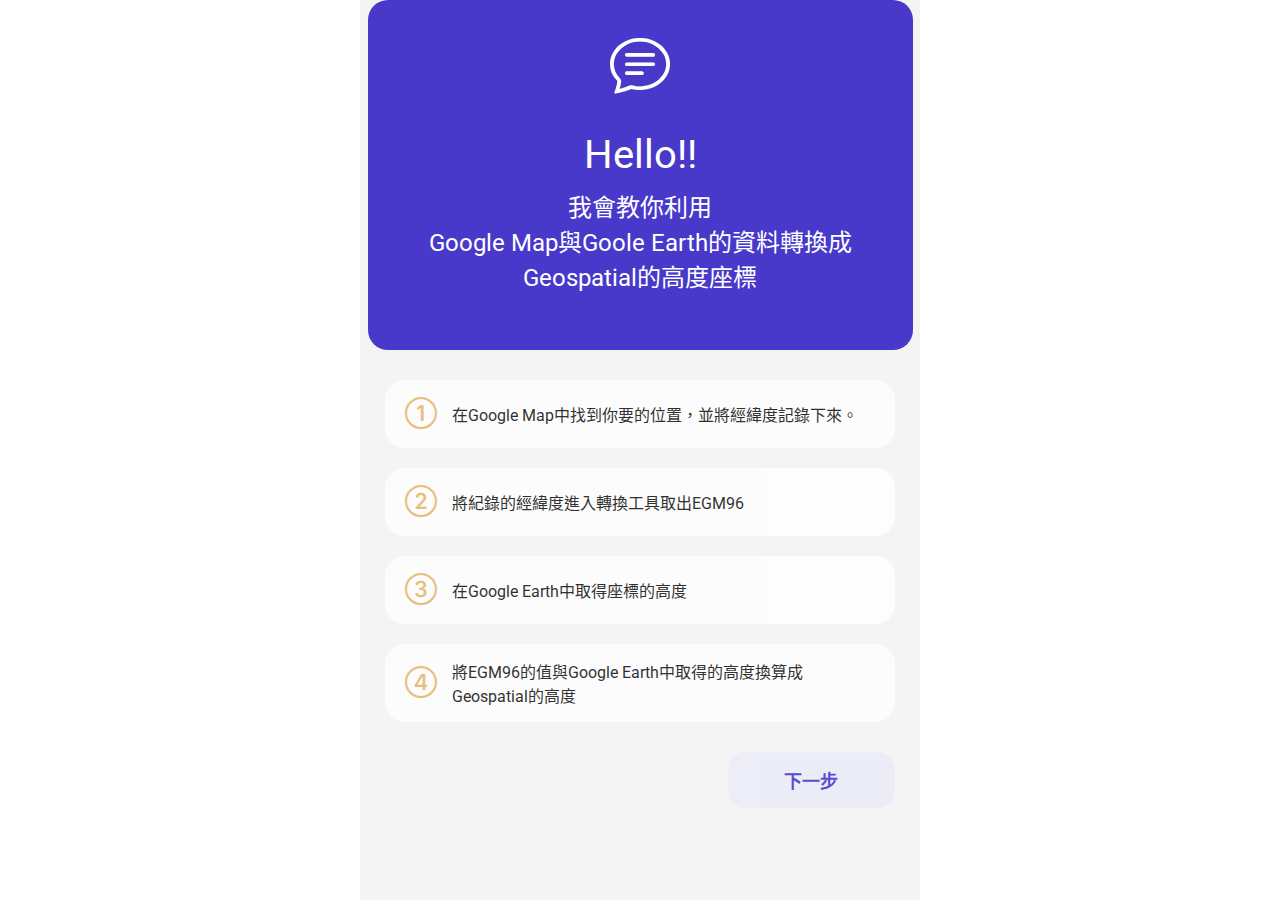
<file: index.html>
<!DOCTYPE html>
<html lang="zh-tw">

<head>
    <meta charset="UTF-8">
    <meta http-equiv="X-UA-Compatible" content="IE=edge">
    <meta name="viewport" content="width=device-width, initial-scale=1.0">
    <title>Geospatial Calculator</title>
    <link rel="stylesheet" href="https://cdn.jsdelivr.net/npm/bootstrap-icons@1.10.3/font/bootstrap-icons.css">
    <link rel="preconnect" href="https://fonts.googleapis.com">
    <link rel="preconnect" href="https://fonts.gstatic.com" crossorigin>
    <link href="https://fonts.googleapis.com/css2?family=Noto+Sans+TC:wght@300&family=Roboto:wght@400&display=swap"
        rel="stylesheet">

    <link rel="stylesheet" href="css/utility.css">
</head>

<body>
    <div class="outter">
        <div class="container flex-col-center">
            <div class="page-title flex-col-center">
                <i class="bi bi-chat-text"></i>
                <span>Hello!!</span><span>我會教你利用<br />Google Map與Goole Earth的資料轉換成Geospatial的高度座標</span>
            </div>
            <div class="content">
                <a href="/Step1.html" class="font-block">
                    <i class="bi bi-1-circle"></i>
                    <span>在Google Map中找到你要的位置，並將經緯度記錄下來。</span>
                </a>
                <a href="/Step2.html" class="font-block">
                    <i class="bi bi-2-circle"></i>
                    <span>將紀錄的經緯度進入轉換工具取出EGM96</span>
                </a>
                <a href="/Step3.html" class="font-block">
                    <i class="bi bi-3-circle"></i>
                    <span>在Google Earth中取得座標的高度</span>
                </a>
                <a href="/Step4.html" class="font-block">
                    <i class="bi bi-4-circle"></i>
                    <span>將EGM96的值與Google Earth中取得的高度換算成Geospatial的高度</span>
                </a>
            </div>
            <div class="btn-group">
                <div></div>
                <a href="Step1.html" class="btn">下一步</a>
            </div>
        </div>
    </div>
</body>

</html>
</file>
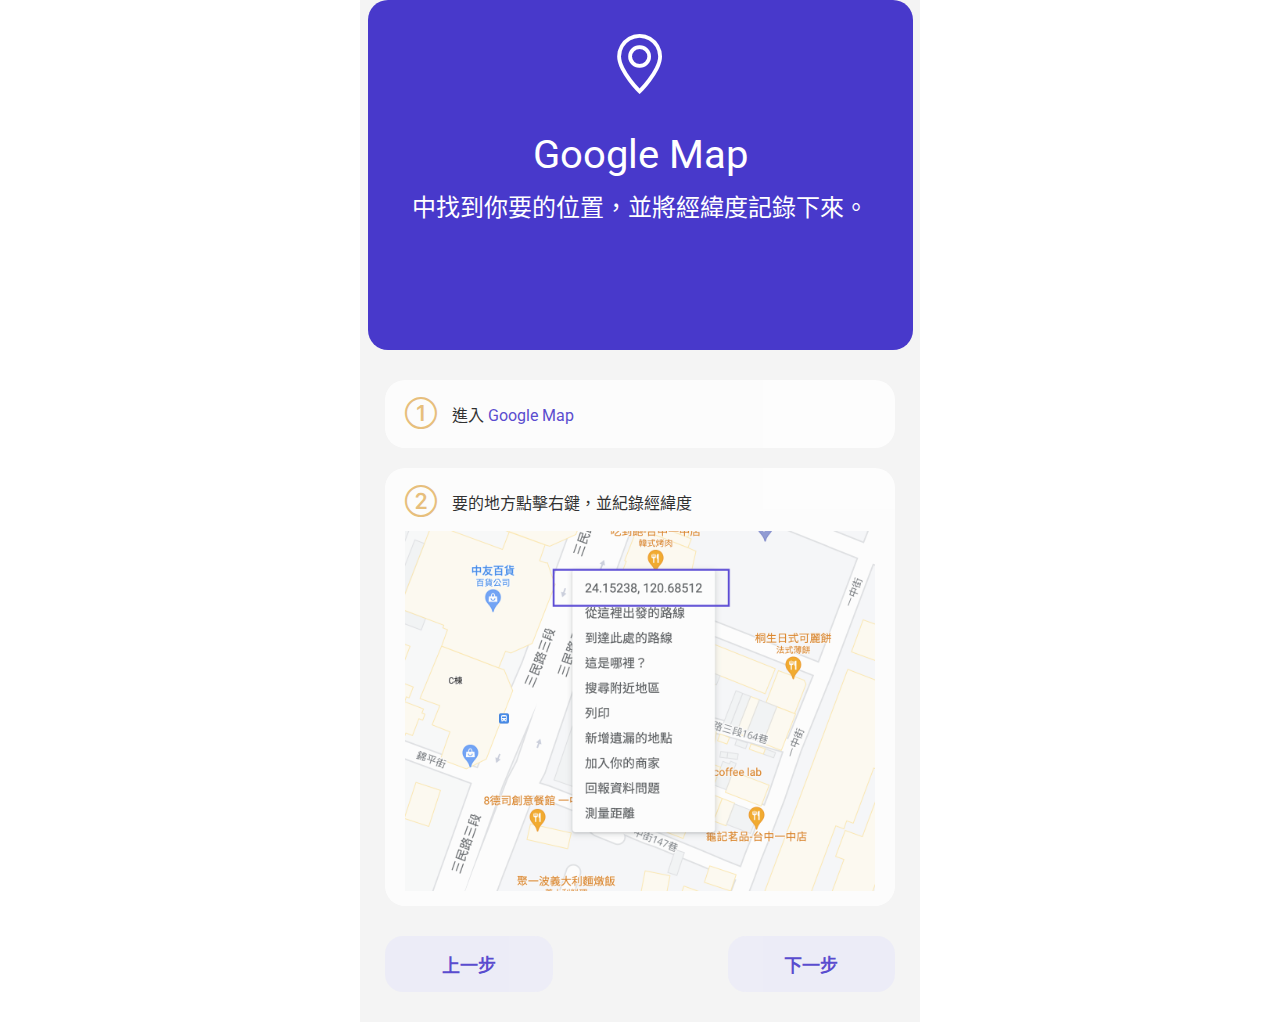
<file: Step1.html>
<!DOCTYPE html>
<html lang="zh-tw">

<head>
    <meta charset="UTF-8">
    <meta http-equiv="X-UA-Compatible" content="IE=edge">
    <meta name="viewport" content="width=device-width, initial-scale=1.0">
    <title>Geospatial Calculator</title>
    <link rel="stylesheet" href="https://cdn.jsdelivr.net/npm/bootstrap-icons@1.10.3/font/bootstrap-icons.css">
    <link rel="preconnect" href="https://fonts.googleapis.com">
    <link rel="preconnect" href="https://fonts.gstatic.com" crossorigin>
    <link href="https://fonts.googleapis.com/css2?family=Noto+Sans+TC:wght@300&family=Roboto:wght@400&display=swap"
        rel="stylesheet">

    <link rel="stylesheet" href="css/utility.css">
</head>

<body>
    <div class="outter">
        <div class="container flex-col-center">
            <div class="page-title flex-col-center">
                <i class="bi bi-geo-alt"></i>
                <span>Google Map</span><span>中找到你要的位置，並將經緯度記錄下來。</span>
            </div>
            <div class="content">
                <div class="font-block">
                    <i class="bi bi-1-circle"></i>
                    <span>進入 <a class="link" href="https://www.google.com/maps/" target="_blank">Google Map</a> </span>
                </div>
                <div class="font-block flex-wrap">
                    <i class="bi bi-2-circle"></i>
                    <span>要的地方點擊右鍵，並紀錄經緯度</span>
                    <div class="break-wrap"></div>
                    <img src="img/1.png" alt="">
                </div>
            </div>
            <div class="btn-group">
                <a href="index.html" class="btn">上一步</a>
                <a href="Step2.html" class="btn">下一步</a>
            </div>
        </div>
    </div>
</body>

</html>
</file>
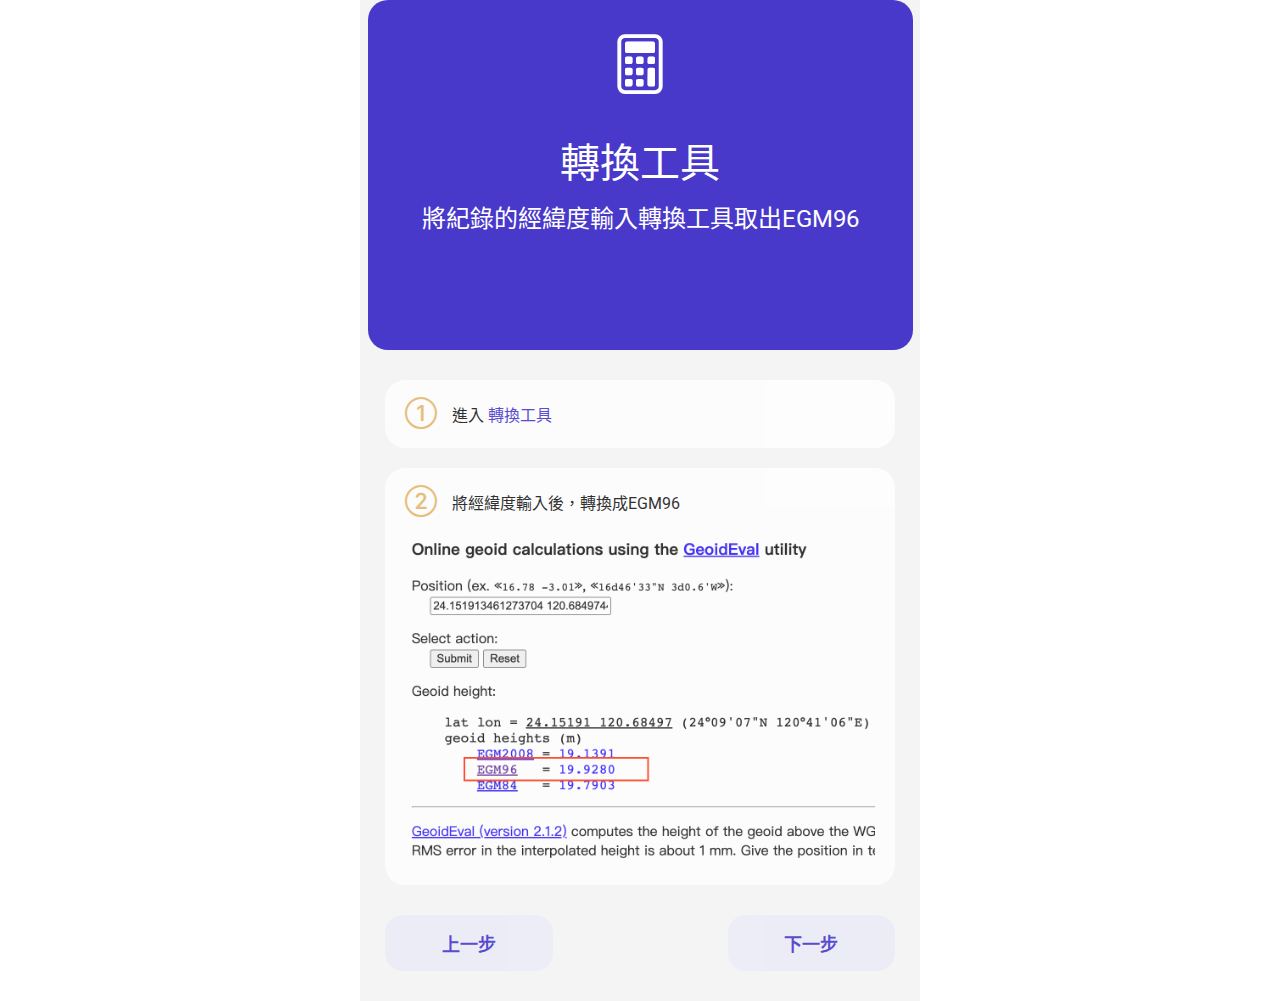
<file: Step2.html>
<!DOCTYPE html>
<html lang="zh-tw">

<head>
    <meta charset="UTF-8">
    <meta http-equiv="X-UA-Compatible" content="IE=edge">
    <meta name="viewport" content="width=device-width, initial-scale=1.0">
    <title>Geospatial Calculator</title>
    <link rel="stylesheet" href="https://cdn.jsdelivr.net/npm/bootstrap-icons@1.10.3/font/bootstrap-icons.css">
    <link rel="preconnect" href="https://fonts.googleapis.com">
    <link rel="preconnect" href="https://fonts.gstatic.com" crossorigin>
    <link href="https://fonts.googleapis.com/css2?family=Noto+Sans+TC:wght@300&family=Roboto:wght@400&display=swap"
        rel="stylesheet">

    <link rel="stylesheet" href="css/utility.css">
</head>

<body>
    <div class="outter">
        <div class="container flex-col-center">
            <div class="page-title flex-col-center">
                <i class="bi bi-calculator"></i>
                <span>轉換工具</span><span>將紀錄的經緯度輸入轉換工具取出EGM96</span>
            </div>
            <div class="content">
                <div class="font-block">
                    <i class="bi bi-1-circle"></i>
                    <span>進入 <a class="link" href="https://geographiclib.sourceforge.io/cgi-bin/GeoidEval"
                            target="_blank">轉換工具</a></span>
                </div>
                <div class="font-block flex-wrap">
                    <i class="bi bi-2-circle"></i>
                    <span>將經緯度輸入後，轉換成EGM96</span>
                    <div class="break-wrap"></div>
                    <img src="img/2.png" alt="">
                </div>
            </div>
            <div class="btn-group">
                <a href="Step1.html" class="btn">上一步</a>
                <a href="Step3.html" class="btn">下一步</a>
            </div>
        </div>
    </div>
</body>

</html>
</file>
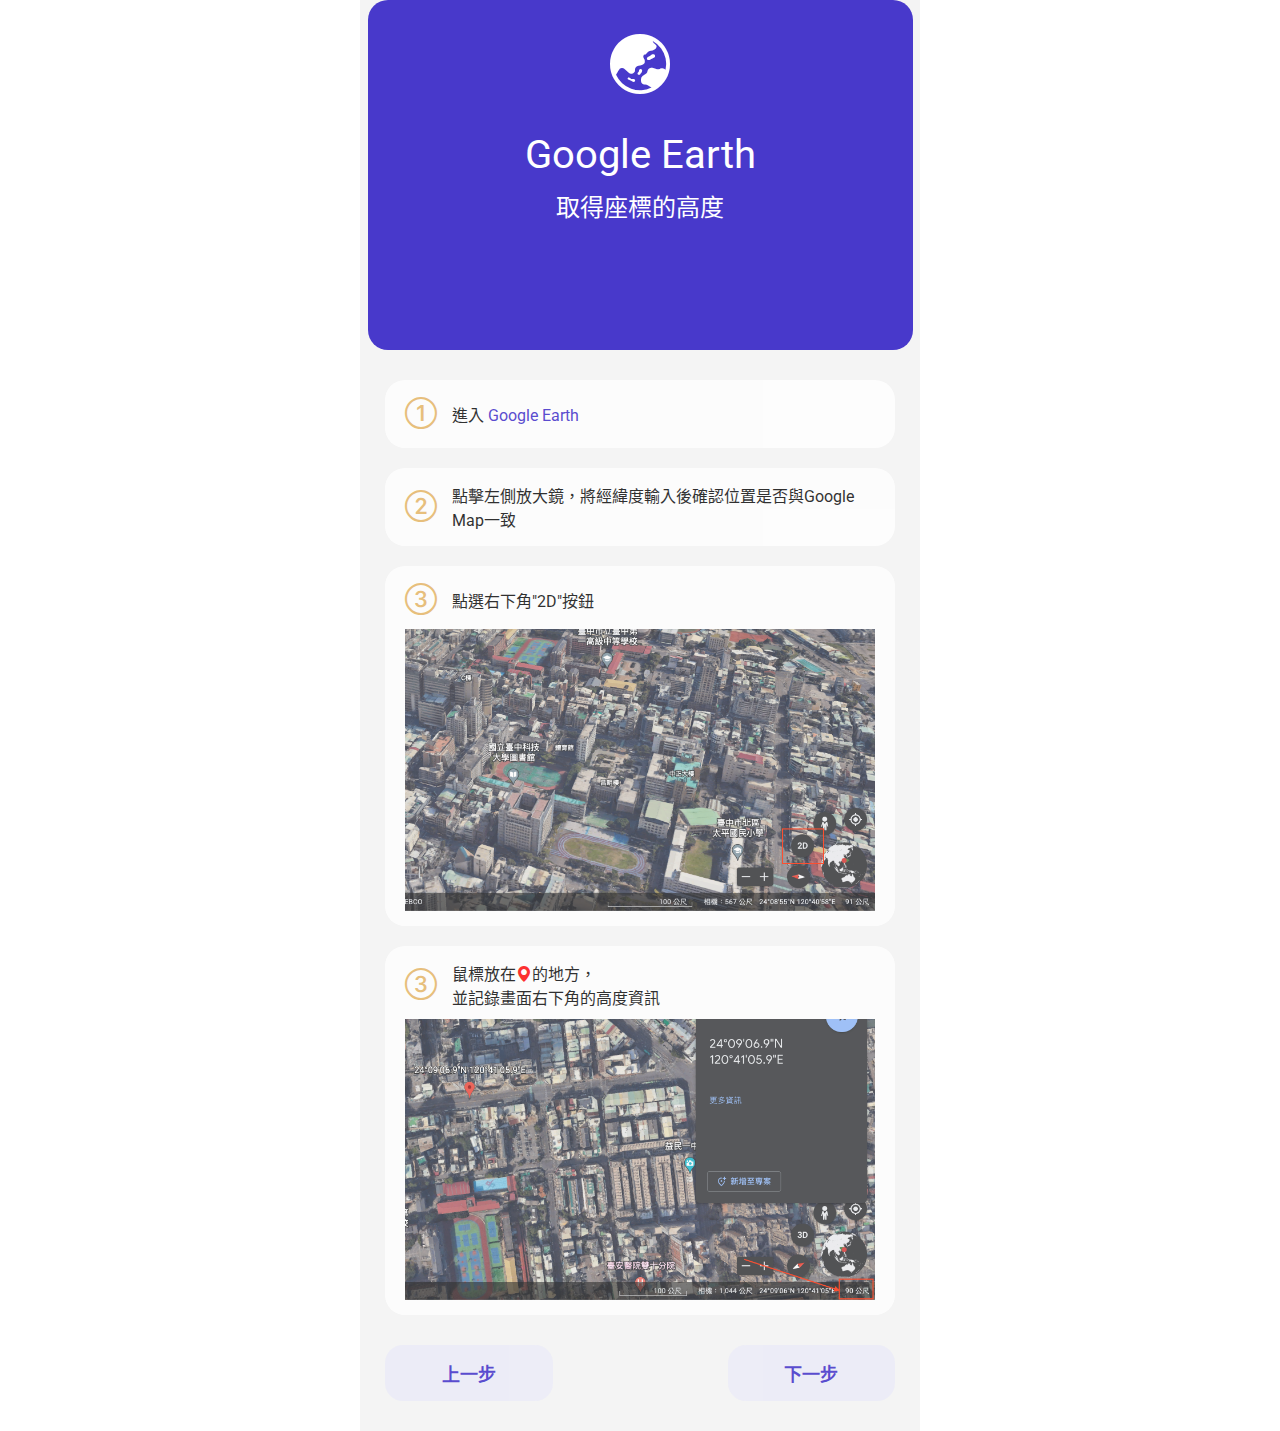
<file: Step3.html>
<!DOCTYPE html>
<html lang="zh-tw">

<head>
    <meta charset="UTF-8">
    <meta http-equiv="X-UA-Compatible" content="IE=edge">
    <meta name="viewport" content="width=device-width, initial-scale=1.0">
    <title>Geospatial Calculator</title>
    <link rel="stylesheet" href="https://cdn.jsdelivr.net/npm/bootstrap-icons@1.10.3/font/bootstrap-icons.css">
    <link rel="preconnect" href="https://fonts.googleapis.com">
    <link rel="preconnect" href="https://fonts.gstatic.com" crossorigin>
    <link href="https://fonts.googleapis.com/css2?family=Noto+Sans+TC:wght@300&family=Roboto:wght@400&display=swap"
        rel="stylesheet">

    <link rel="stylesheet" href="css/utility.css">
</head>

<body>
    <div class="outter">
        <div class="container flex-col-center">
            <div class="page-title flex-col-center">
                <i class="bi bi-globe-asia-australia"></i>
                <span>Google Earth</span><span>取得座標的高度</span>
            </div>
            <div class="content">
                <div class="font-block">
                    <i class="bi bi-1-circle"></i>
                    <span>進入 <a class="link"  href="https://earth.google.com/web/" target="_blank">Google Earth</a></span>
                </div>
                <div class="font-block">
                    <i class="bi bi-2-circle"></i>
                    <span>點擊左側放大鏡，將經緯度輸入後確認位置是否與Google Map一致</span>
                </div>
                <div class="font-block flex-wrap">
                    <i class="bi bi-3-circle"></i>
                    <span>點選右下角"2D"按鈕</span>
                    <div class="break-wrap"></div>
                    <img src="img/3.png" alt="">
                </div>
                <div class="font-block flex-wrap">
                    <i class="bi bi-3-circle"></i>
                    <span>鼠標放在<i class="bi bi-geo-alt-fill" style="font-size: 16px; color: red; margin: 0;"></i>的地方，<br/>並記錄畫面右下角的高度資訊</span>
                    <div class="break-wrap"></div>
                    <img src="img/4.png" alt="">
                </div>
            </div>
            <div class="btn-group">
                <a href="Step2.html" class="btn">上一步</a>
                <a href="Step4.html" class="btn">下一步</a>
            </div>
        </div>
    </div>
</body>

</html>
</file>
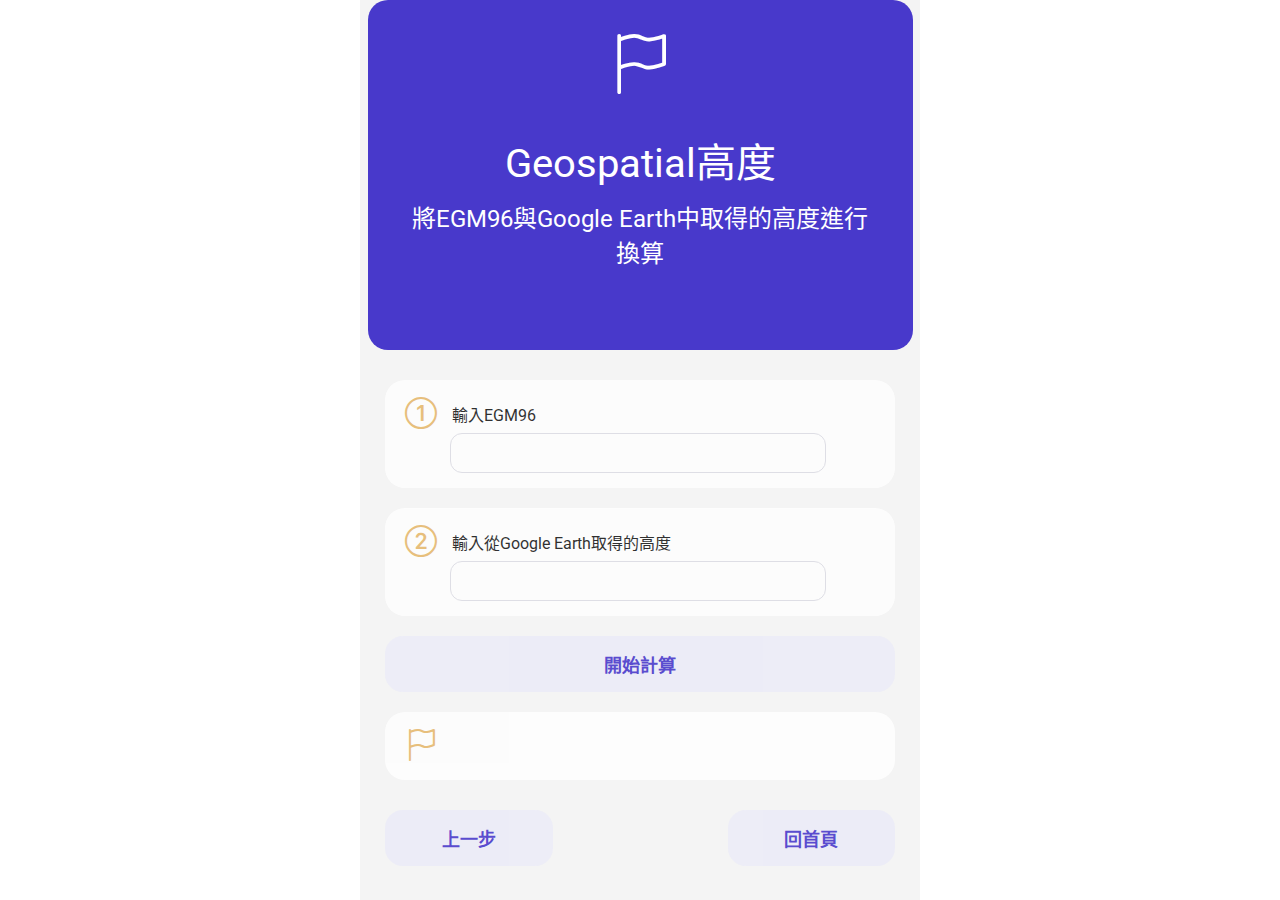
<file: Step4.html>
<!DOCTYPE html>
<html lang="zh-tw">

<head>
    <meta charset="UTF-8">
    <meta http-equiv="X-UA-Compatible" content="IE=edge">
    <meta name="viewport" content="width=device-width, initial-scale=1.0">
    <title>Geospatial Calculator</title>
    <link rel="stylesheet" href="https://cdn.jsdelivr.net/npm/bootstrap-icons@1.10.3/font/bootstrap-icons.css">
    <link rel="preconnect" href="https://fonts.googleapis.com">
    <link rel="preconnect" href="https://fonts.gstatic.com" crossorigin>
    <link href="https://fonts.googleapis.com/css2?family=Noto+Sans+TC:wght@300&family=Roboto:wght@400&display=swap"
        rel="stylesheet">

    <link rel="stylesheet" href="css/utility.css">
</head>

<body>
    <div class="outter">
        <div class="container flex-col-center">
            <div class="page-title flex-col-center">
                <i class="bi bi-flag"></i>
                <span>Geospatial高度</span><span>將EGM96與Google Earth中取得的高度進行換算</span>
            </div>
            <div class="content">
                <div class="font-block flex-wrap">
                    <i class="bi bi-1-circle"></i>
                    <span>輸入EGM96</span>
                    <input type="number">
                </div>
                <div class="font-block flex-wrap">
                    <i class="bi bi-2-circle"></i>
                    <span>輸入從Google Earth取得的高度</span>
                    <input type="number">
                </div>
                <a id="calc" href="#" class="btn" style="width: 100%; margin-bottom: 20px;">開始計算</a>
                <div class="font-block flex-wrap">
                    <i class="bi bi-flag"></i>
                    <span id="result"></span>
                </div>
            </div>
            <div class="btn-group">
                <a href="Step3.html" class="btn">上一步</a>
                <a href="index.html" class="btn">回首頁</a>
            </div>
        </div>
    </div>

    <script>
        const btn = document.querySelector("#calc")
        const result = document.querySelector("#result")
        const inputs = document.querySelectorAll("input[type=number]")


        btn.onclick = function () {
            let i = 15
            inputs.forEach(input => {
                if (input.value == "") {
                    alert("請確實輸入")
                } else {
                    i += Number(input.value)
                }
            });
            result.innerHTML = `${i}`
        }
    </script>
</body>

</html>
</file>
<file: css/utility.css>
*{
    box-sizing: border-box;
    font-family: 'Noto Sans TC', sans-serif;
    font-family: 'Roboto', sans-serif;
}

body{
    margin: 0;
}

a{
    text-decoration: none;
}

a.link{
    color: #3423C6;
}

a.link:visited{
    color: #3423C6;
}

a:visited{
    color: black;
}

.outter{
    width: 100%;
    max-width: 560px;
    height: 100vh;
    margin: auto;
}

.container{
    width: 100%;
    min-height: 100vh;
    padding:0 25px 30px 25px ;
    background-color: #f4f4f4;
}

.page-title{
    max-width: 560px;
    width: calc(100% + 35px);
    height: 350px;
    padding-top: 30px;
    margin: 0 -30px;
    background-color: #4839CB;
    border-radius: 20px;
}

.page-title i{
    color: white;
    font-size: 60px;
    margin-bottom: 30px;
}

.page-title span{
    color: white;
    font-size: 24px;
    padding: 0 40px;
    text-align: center;
}

.page-title span:nth-child(2){
    font-size: 40px;
    margin-bottom: 10px;
}

.content{
    width: 100%;
    padding: 30px 0;
    display: flex;
    flex-direction: column;
    justify-content: start;
    align-items: center;
}

.break-wrap {
    flex-basis: 100%;
    height: 0;
  }

.font-block{
    width: 100%;
    padding: 15px 20px;
    border-radius: 20px;
    background-color: white;
    display: flex;
    align-items: center;
    opacity: .8;
    transition: .2s;
    margin-bottom: 20px;
    color: black;
}

.font-block:last-child{
    margin-bottom: 0;
}

.font-block:hover{
    opacity: 1;
}

.font-block i{
    color: #E4B25F;
    font-size: 32px;
    margin-right: 15px;
}

.font-block img{
    margin-top: 10px;
    width: 100%;
}

.font-block input{
    width: 80%;
    margin-left: 45px;
    height: 40px;
    border-radius: 12px;
    padding:  0 10px;
    border:1px solid #d9d9e2;
    transition: .2s;
}

.font-block input:focus-visible{
    border:2px solid #a3a3bc;
    outline: none;
}

.btn-group{
    width: 100%;
    display: flex;
    justify-content: space-between;
    align-items: center;
}

.btn{
    width: calc(25% + 40px);
    padding: 15px 0;
    font-size: 18px;
    font-weight: 600;
    text-align: center;
    background-color: #ebebf8;
    color: #3423C6 !important;
    border-radius: 18px;
    opacity: 0.8;
    transition: .2s;
}

.btn:hover{
    opacity: 1;
}

.flex-wrap{
    flex-wrap: wrap;
}

.flex-col-center{
    display: flex;
    flex-direction: column;
    align-items: center;
}
</file>
